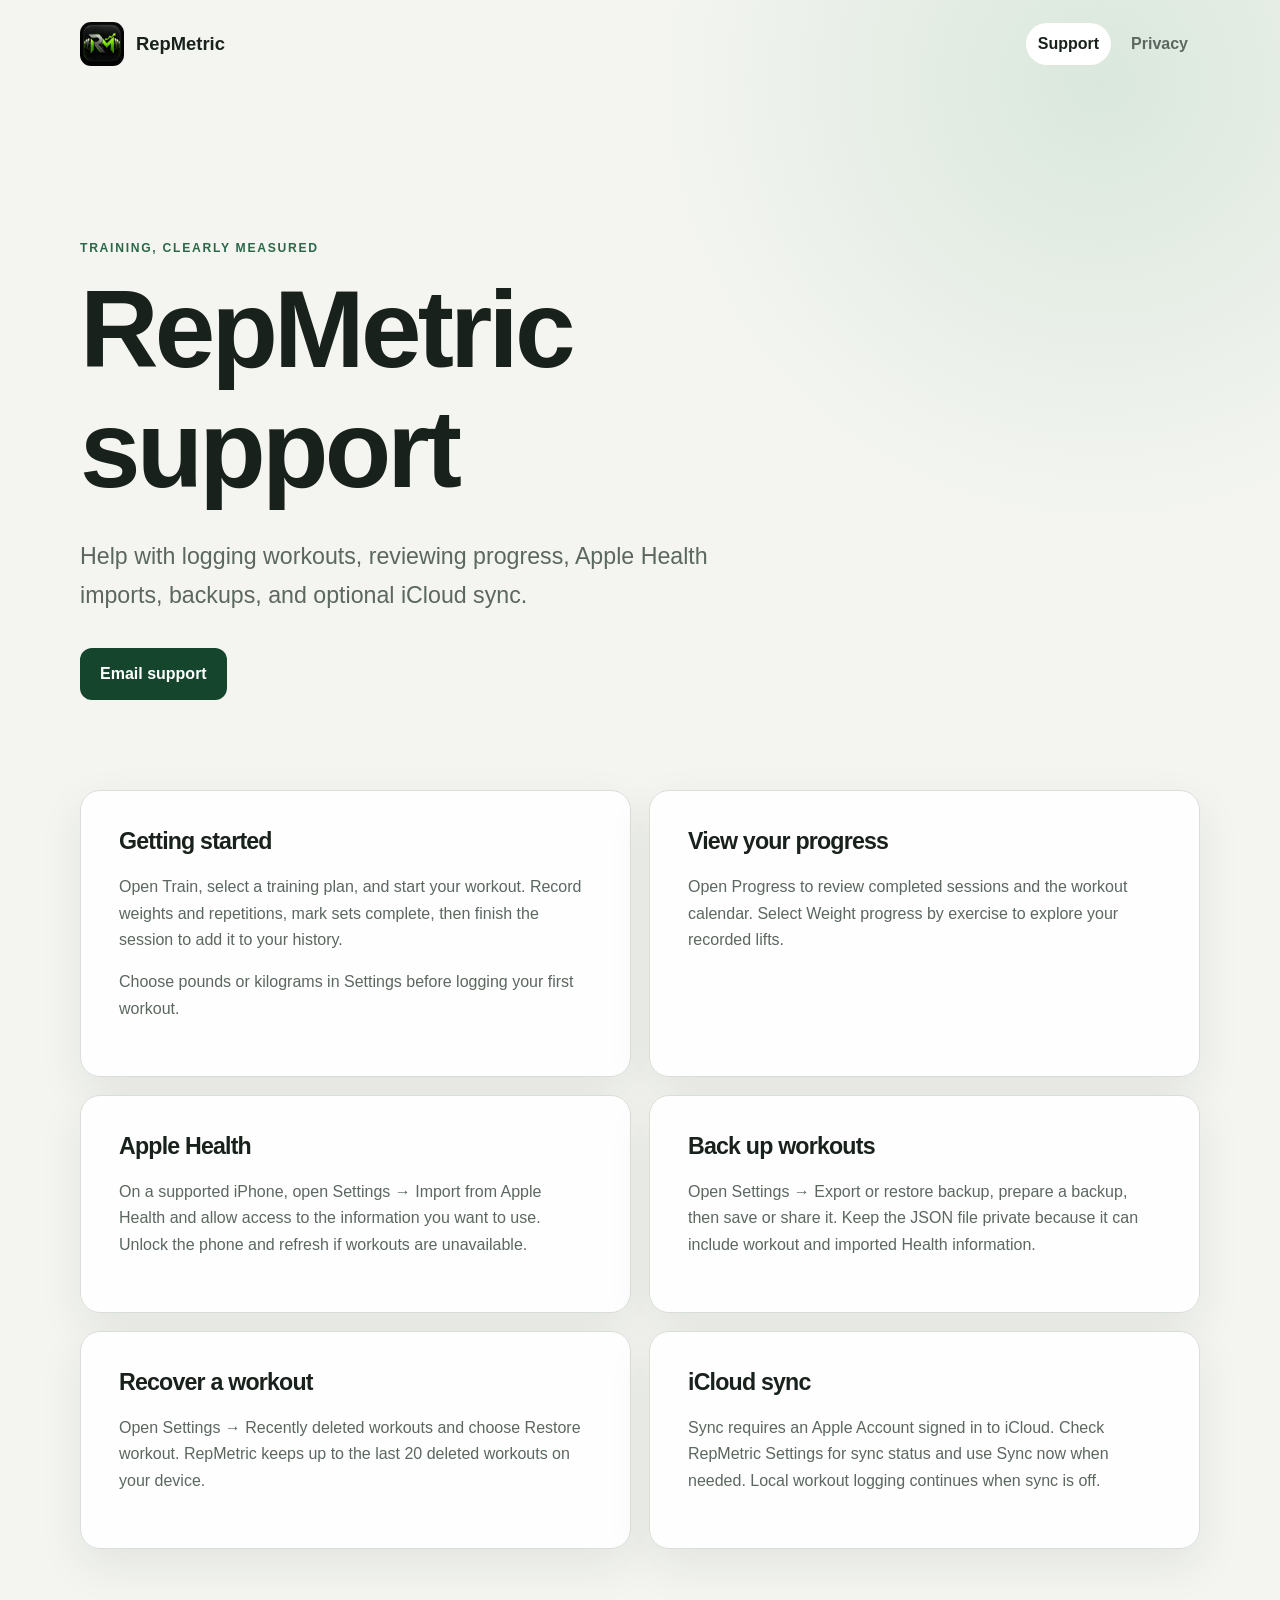
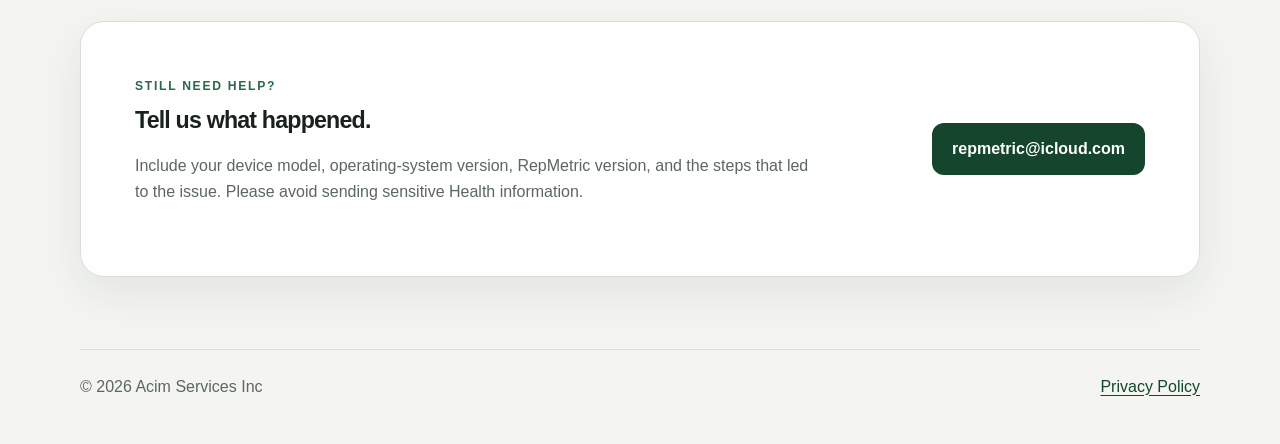
<file: index.html>
<!doctype html>
<html lang="en">
<head>
    <meta charset="utf-8">
    <meta name="viewport" content="width=device-width, initial-scale=1">
    <meta name="description" content="Official support for RepMetric, a private workout log for iPhone and iPad.">
    <title>RepMetric Support</title>
    <link rel="stylesheet" href="styles.css">
</head>
<body>
    <header class="site-header">
        <a class="brand" href="index.html" aria-label="RepMetric support home">
            <img src="assets/repmetric-logo.png" alt="" width="44" height="44">
            <span>RepMetric</span>
        </a>
        <nav aria-label="Primary navigation">
            <a aria-current="page" href="index.html">Support</a>
            <a href="privacy.html">Privacy</a>
        </nav>
    </header>

    <main>
        <section class="hero">
            <p class="eyebrow">TRAINING, CLEARLY MEASURED</p>
            <h1>RepMetric support</h1>
            <p class="lede">Help with logging workouts, reviewing progress, Apple Health imports, backups, and optional iCloud sync.</p>
            <a class="button" href="mailto:repmetric@icloud.com">Email support</a>
        </section>

        <section class="content-grid" aria-label="Help topics">
            <article>
                <h2>Getting started</h2>
                <p>Open Train, select a training plan, and start your workout. Record weights and repetitions, mark sets complete, then finish the session to add it to your history.</p>
                <p>Choose pounds or kilograms in Settings before logging your first workout.</p>
            </article>
            <article>
                <h2>View your progress</h2>
                <p>Open Progress to review completed sessions and the workout calendar. Select Weight progress by exercise to explore your recorded lifts.</p>
            </article>
            <article>
                <h2>Apple Health</h2>
                <p>On a supported iPhone, open Settings → Import from Apple Health and allow access to the information you want to use. Unlock the phone and refresh if workouts are unavailable.</p>
            </article>
            <article>
                <h2>Back up workouts</h2>
                <p>Open Settings → Export or restore backup, prepare a backup, then save or share it. Keep the JSON file private because it can include workout and imported Health information.</p>
            </article>
            <article>
                <h2>Recover a workout</h2>
                <p>Open Settings → Recently deleted workouts and choose Restore workout. RepMetric keeps up to the last 20 deleted workouts on your device.</p>
            </article>
            <article>
                <h2>iCloud sync</h2>
                <p>Sync requires an Apple Account signed in to iCloud. Check RepMetric Settings for sync status and use Sync now when needed. Local workout logging continues when sync is off.</p>
            </article>
        </section>

        <section class="contact-card">
            <div>
                <p class="eyebrow">STILL NEED HELP?</p>
                <h2>Tell us what happened.</h2>
                <p>Include your device model, operating-system version, RepMetric version, and the steps that led to the issue. Please avoid sending sensitive Health information.</p>
            </div>
            <a class="button secondary" href="mailto:repmetric@icloud.com">repmetric@icloud.com</a>
        </section>
    </main>

    <footer>
        <p>© 2026 Acim Services Inc</p>
        <p><a href="privacy.html">Privacy Policy</a></p>
    </footer>
</body>
</html>
</file>
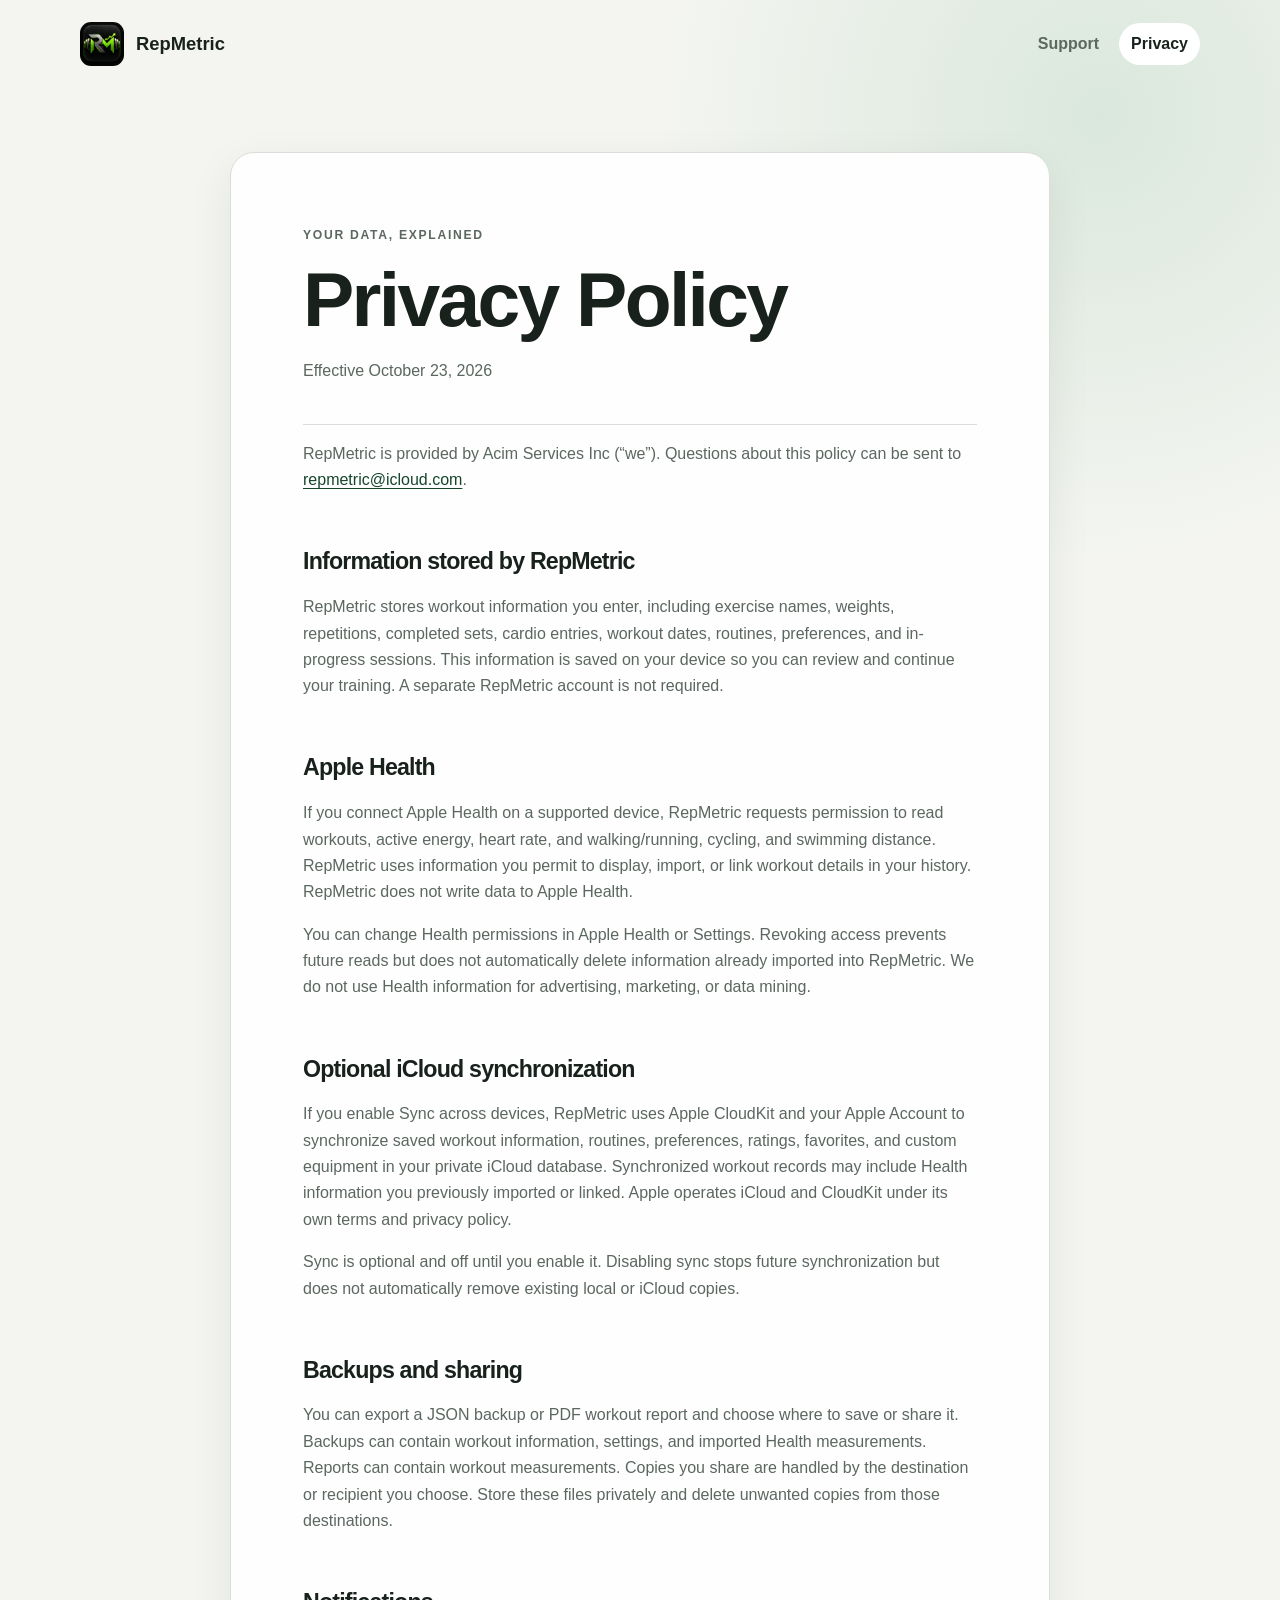
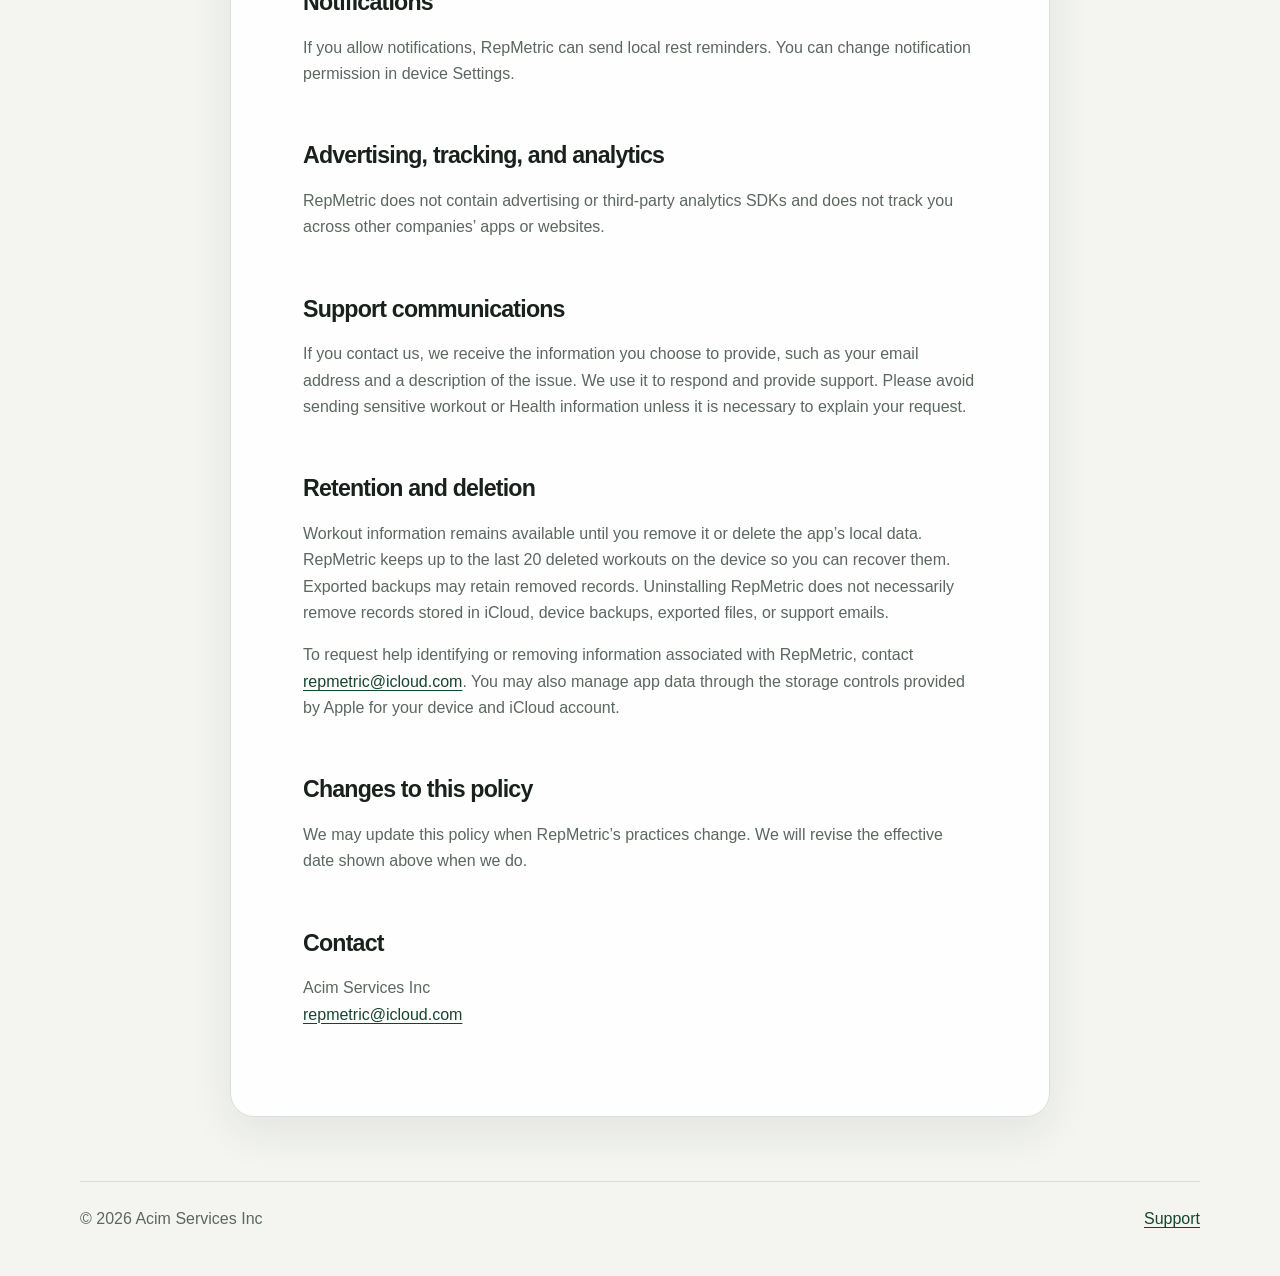
<file: privacy.html>
<!doctype html>
<html lang="en">
<head>
    <meta charset="utf-8">
    <meta name="viewport" content="width=device-width, initial-scale=1">
    <meta name="description" content="RepMetric privacy policy.">
    <title>Privacy Policy — RepMetric</title>
    <link rel="stylesheet" href="styles.css">
</head>
<body>
    <header class="site-header">
        <a class="brand" href="index.html" aria-label="RepMetric support home">
            <img src="assets/repmetric-logo.png" alt="" width="44" height="44">
            <span>RepMetric</span>
        </a>
        <nav aria-label="Primary navigation">
            <a href="index.html">Support</a>
            <a aria-current="page" href="privacy.html">Privacy</a>
        </nav>
    </header>

    <main class="policy">
        <header class="policy-heading">
            <p class="eyebrow">YOUR DATA, EXPLAINED</p>
            <h1>Privacy Policy</h1>
            <p>Effective October 23, 2026</p>
        </header>

        <p>RepMetric is provided by Acim Services Inc (“we”). Questions about this policy can be sent to <a href="mailto:repmetric@icloud.com">repmetric@icloud.com</a>.</p>

        <h2>Information stored by RepMetric</h2>
        <p>RepMetric stores workout information you enter, including exercise names, weights, repetitions, completed sets, cardio entries, workout dates, routines, preferences, and in-progress sessions. This information is saved on your device so you can review and continue your training. A separate RepMetric account is not required.</p>

        <h2>Apple Health</h2>
        <p>If you connect Apple Health on a supported device, RepMetric requests permission to read workouts, active energy, heart rate, and walking/running, cycling, and swimming distance. RepMetric uses information you permit to display, import, or link workout details in your history. RepMetric does not write data to Apple Health.</p>
        <p>You can change Health permissions in Apple Health or Settings. Revoking access prevents future reads but does not automatically delete information already imported into RepMetric. We do not use Health information for advertising, marketing, or data mining.</p>

        <h2>Optional iCloud synchronization</h2>
        <p>If you enable Sync across devices, RepMetric uses Apple CloudKit and your Apple Account to synchronize saved workout information, routines, preferences, ratings, favorites, and custom equipment in your private iCloud database. Synchronized workout records may include Health information you previously imported or linked. Apple operates iCloud and CloudKit under its own terms and privacy policy.</p>
        <p>Sync is optional and off until you enable it. Disabling sync stops future synchronization but does not automatically remove existing local or iCloud copies.</p>

        <h2>Backups and sharing</h2>
        <p>You can export a JSON backup or PDF workout report and choose where to save or share it. Backups can contain workout information, settings, and imported Health measurements. Reports can contain workout measurements. Copies you share are handled by the destination or recipient you choose. Store these files privately and delete unwanted copies from those destinations.</p>

        <h2>Notifications</h2>
        <p>If you allow notifications, RepMetric can send local rest reminders. You can change notification permission in device Settings.</p>

        <h2>Advertising, tracking, and analytics</h2>
        <p>RepMetric does not contain advertising or third-party analytics SDKs and does not track you across other companies’ apps or websites.</p>

        <h2>Support communications</h2>
        <p>If you contact us, we receive the information you choose to provide, such as your email address and a description of the issue. We use it to respond and provide support. Please avoid sending sensitive workout or Health information unless it is necessary to explain your request.</p>

        <h2>Retention and deletion</h2>
        <p>Workout information remains available until you remove it or delete the app’s local data. RepMetric keeps up to the last 20 deleted workouts on the device so you can recover them. Exported backups may retain removed records. Uninstalling RepMetric does not necessarily remove records stored in iCloud, device backups, exported files, or support emails.</p>
        <p>To request help identifying or removing information associated with RepMetric, contact <a href="mailto:repmetric@icloud.com">repmetric@icloud.com</a>. You may also manage app data through the storage controls provided by Apple for your device and iCloud account.</p>

        <h2>Changes to this policy</h2>
        <p>We may update this policy when RepMetric’s practices change. We will revise the effective date shown above when we do.</p>

        <h2>Contact</h2>
        <p>Acim Services Inc<br><a href="mailto:repmetric@icloud.com">repmetric@icloud.com</a></p>
    </main>

    <footer>
        <p>© 2026 Acim Services Inc</p>
        <p><a href="index.html">Support</a></p>
    </footer>
</body>
</html>
</file>
<file: styles.css>
:root {
    color-scheme: light dark;
    --background: #f4f5f1;
    --surface: #ffffff;
    --ink: #18211b;
    --muted: #5b675f;
    --accent: #2a6848;
    --accent-dark: #16452e;
    --line: #d9ded9;
    --shadow: 0 16px 45px rgba(24, 33, 27, 0.08);
}

* { box-sizing: border-box; }

html { scroll-behavior: smooth; }

body {
    margin: 0;
    background:
        radial-gradient(circle at 86% 4%, rgba(100, 170, 126, 0.18), transparent 28rem),
        var(--background);
    color: var(--ink);
    font-family: -apple-system, BlinkMacSystemFont, "Segoe UI", sans-serif;
    line-height: 1.65;
}

a { color: var(--accent-dark); text-underline-offset: 0.2em; }

.site-header,
main,
footer {
    width: min(1120px, calc(100% - 40px));
    margin-inline: auto;
}

.site-header {
    min-height: 88px;
    display: flex;
    align-items: center;
    justify-content: space-between;
    gap: 24px;
}

.brand {
    display: inline-flex;
    align-items: center;
    gap: 12px;
    color: var(--ink);
    font-size: 1.15rem;
    font-weight: 750;
    text-decoration: none;
}

.brand img { border-radius: 11px; }

nav { display: flex; gap: 8px; }

nav a {
    padding: 8px 12px;
    color: var(--muted);
    font-weight: 650;
    text-decoration: none;
    border-radius: 999px;
}

nav a:hover,
nav a[aria-current="page"] {
    background: var(--surface);
    color: var(--ink);
}

.hero { padding: clamp(72px, 12vw, 150px) 0 90px; max-width: 800px; }

.eyebrow {
    margin: 0 0 12px;
    color: var(--accent);
    font-size: 0.76rem;
    font-weight: 800;
    letter-spacing: 0.14em;
}

h1,
h2 { line-height: 1.1; letter-spacing: -0.035em; }

h1 { margin: 0; font-size: clamp(3rem, 9vw, 6.8rem); }

h2 { margin-top: 0; font-size: 1.45rem; }

.lede {
    margin: 28px 0 34px;
    max-width: 680px;
    color: var(--muted);
    font-size: clamp(1.1rem, 2.5vw, 1.45rem);
}

.button {
    display: inline-flex;
    justify-content: center;
    padding: 13px 20px;
    border-radius: 12px;
    background: var(--accent-dark);
    color: #fff;
    font-weight: 750;
    text-decoration: none;
}

.button:hover { background: var(--accent); }

.content-grid {
    display: grid;
    grid-template-columns: repeat(2, minmax(0, 1fr));
    gap: 18px;
}

.content-grid article,
.contact-card,
.policy {
    background: color-mix(in srgb, var(--surface) 94%, transparent);
    border: 1px solid var(--line);
    box-shadow: var(--shadow);
}

.content-grid article { padding: clamp(24px, 4vw, 38px); border-radius: 20px; }
.content-grid p { color: var(--muted); }

.contact-card {
    margin: 72px 0;
    padding: clamp(28px, 5vw, 54px);
    border-radius: 24px;
    display: flex;
    align-items: center;
    justify-content: space-between;
    gap: 40px;
}

.contact-card div { max-width: 680px; }
.contact-card p:last-child { color: var(--muted); }

.policy {
    max-width: 820px;
    margin-block: 64px;
    padding: clamp(28px, 7vw, 72px);
    border-radius: 24px;
}

.policy-heading { padding-bottom: 24px; border-bottom: 1px solid var(--line); }
.policy-heading h1 { font-size: clamp(2.6rem, 7vw, 4.8rem); }
.policy h2 { margin-top: 2.4em; }
.policy p { color: var(--muted); }

footer {
    padding: 24px 0 44px;
    display: flex;
    justify-content: space-between;
    gap: 20px;
    color: var(--muted);
    border-top: 1px solid var(--line);
}

footer p { margin: 0; }

@media (max-width: 680px) {
    .site-header { align-items: flex-start; padding-block: 18px; }
    .brand span { display: none; }
    .hero { padding-top: 70px; }
    .content-grid { grid-template-columns: 1fr; }
    .contact-card { align-items: stretch; flex-direction: column; }
    footer { flex-direction: column; }
}

@media (prefers-color-scheme: dark) {
    :root {
        --background: #101512;
        --surface: #19201b;
        --ink: #f0f5f1;
        --muted: #b3beb6;
        --accent: #86cda0;
        --accent-dark: #a1ddb6;
        --line: #344039;
        --shadow: 0 16px 45px rgba(0, 0, 0, 0.22);
    }
    .button { background: #d9f4e2; color: #10301f; }
    .button:hover { background: #b9e6c9; }
}
</file>
